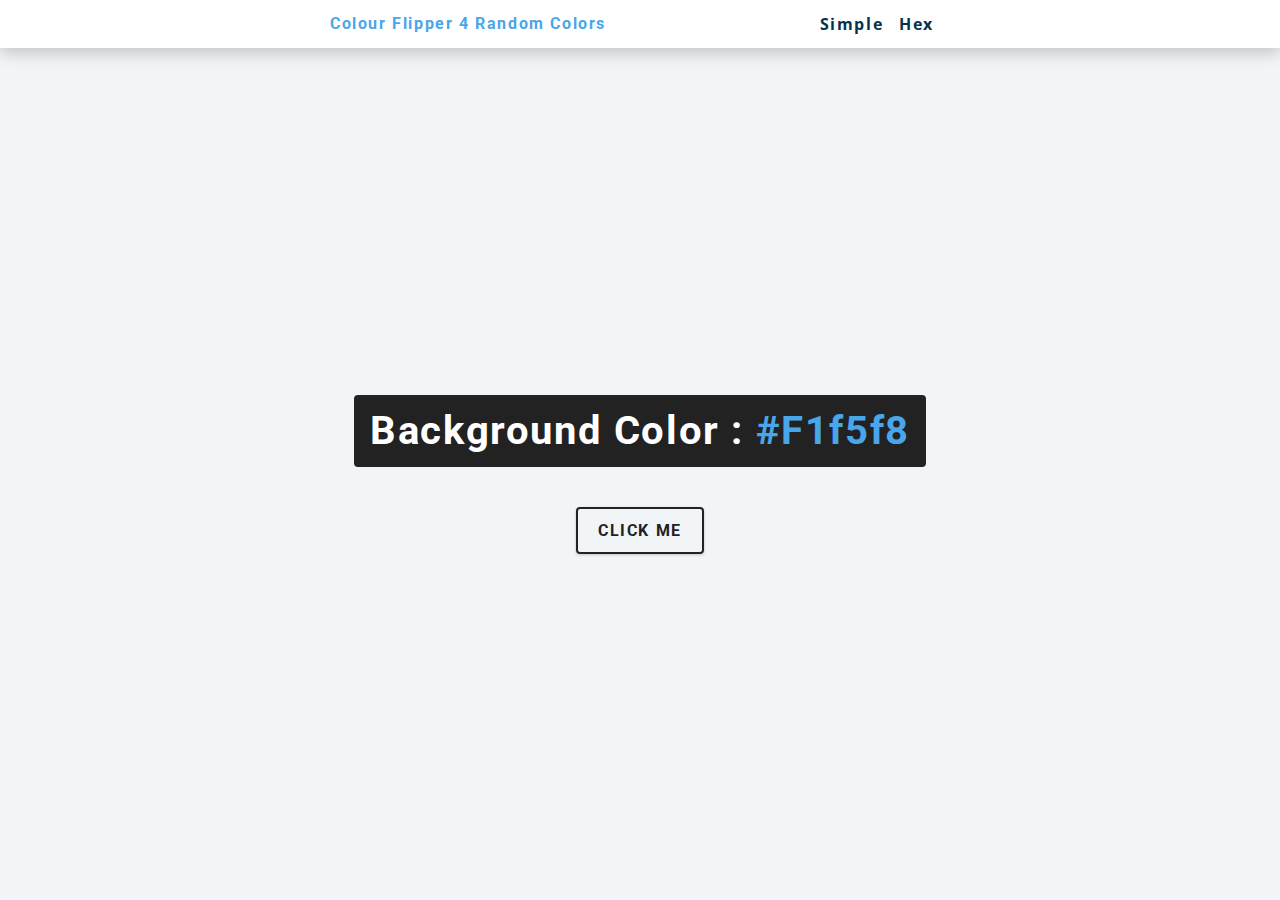
<file: 01 - Cambiador de colores/index.html>
<!DOCTYPE html>
<html lang="en">
<head>
    <meta charset="UTF-8">
    <meta name="viewport" content="width=device-width, initial-scale=1.0">
    <title>Color Flipper  || Simple</title>
    <link rel="stylesheet" href="style.css">
    <link rel="shortcut icon" href="" type="image/x-icon">
</head>
<body>
    <nav>
        <div class="nav-center">
            <h4>Colour Flipper 4 Random Colors</h4>
            <ul class="nav-links">
                <li><a href="index.html">Simple</a></li>
                <li><a href="hex.html">Hex</a></li>
            </ul>
            </div>
        </nav>
        <main>
            <div class="container">
            <h2>Background color : <span class="color">#f1f5f8</span></h2>
            <button class="btn btn-hero" id="btn">Click me</button>
            </div>
        </main>
    <script src="app.js"></script>
</body>
</html>
</file>
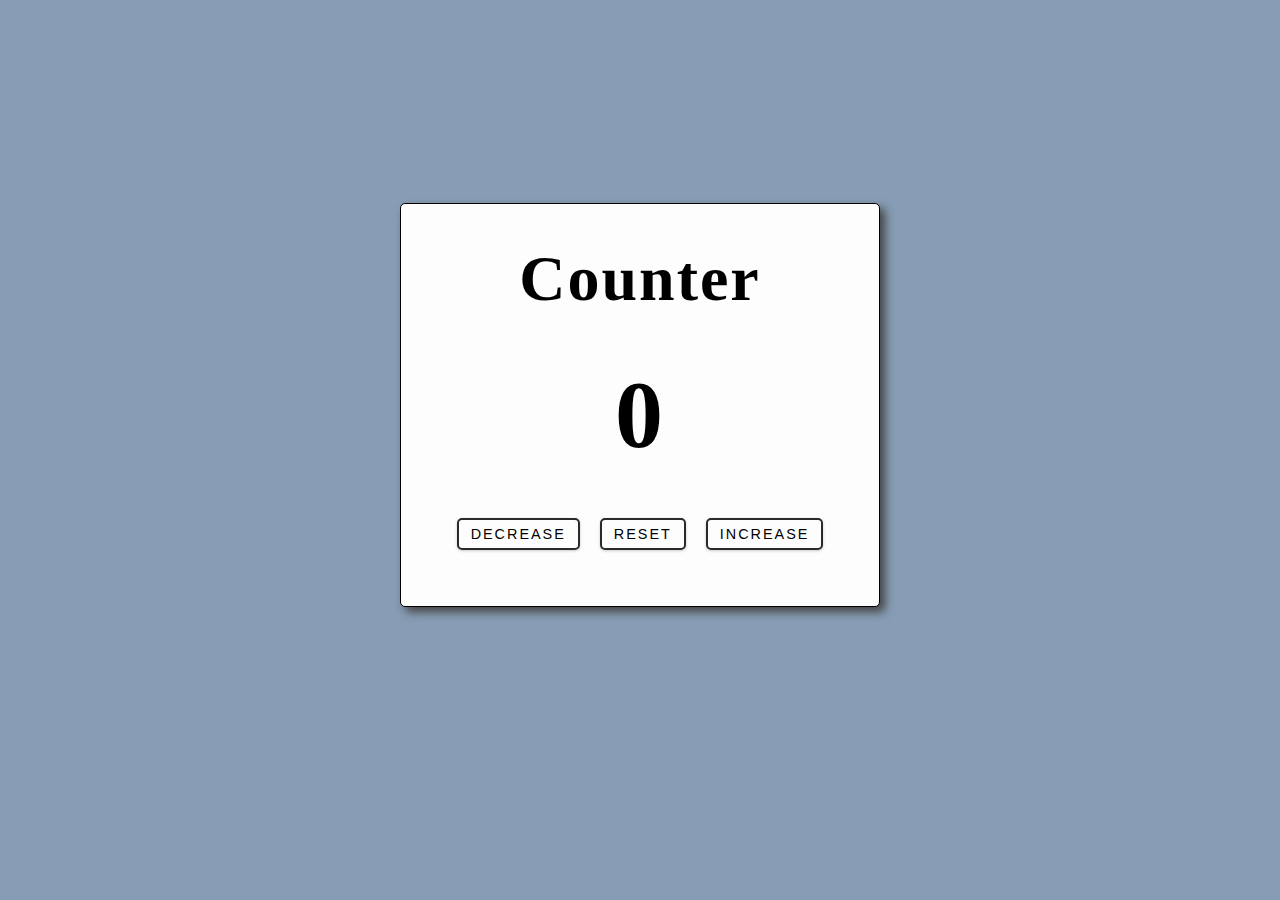
<file: 02 - Contador/index.html>
<!DOCTYPE html>
<html lang="en">
<head>
    <meta charset="UTF-8">
    <meta name="viewport" content="width=device-width, initial-scale=1.0">
    <title>Contador</title>
    <link rel="stylesheet" href="style1.css">
    <link rel="shortcut icon" href="" type="image/x-icon">
</head>
<body>
    <main>
        <div class="container">
            <h1>Counter</h1>
            <span id="value">0</span>
            <div class="button-container">
                <button class="btn decrease">Decrease</button>
                <button class="btn reset">Reset</button>
                <button class="btn increase">Increase</button>
            </div>
        </div>
    </main>
    <script src="app.js"></script>
</body>
</html>
</file>
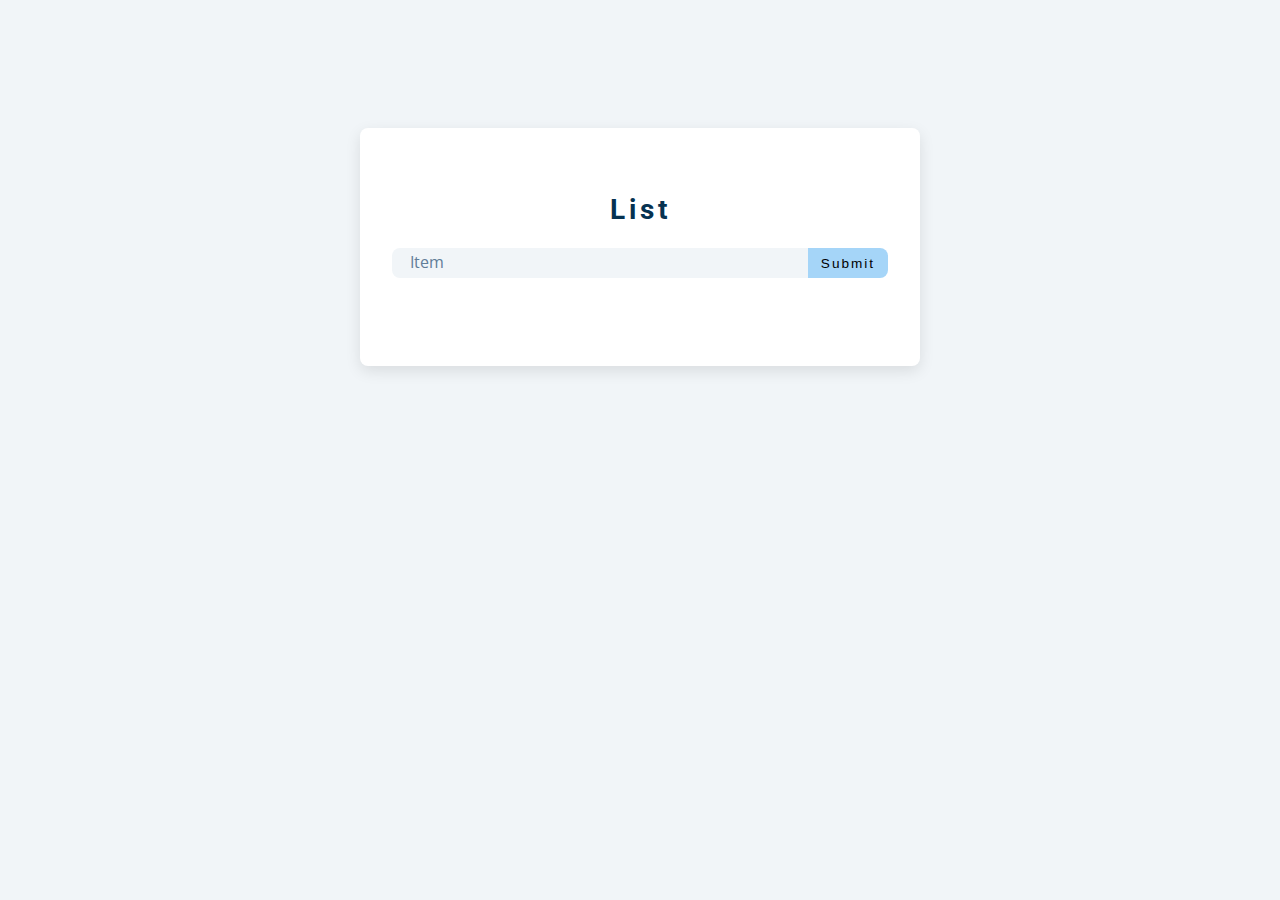
<file: 04 - Crear Lista/index.html>
<!DOCTYPE html>
<html lang="en">
<head>
    <meta charset="UTF-8">
    <meta name="viewport" content="width=device-width, initial-scale=1.0">
    <title>Creador de Lista</title>
    <link rel="stylesheet" href="style.css">
    <link rel="shortcut icon" href="" type="image/x-icon">
</head>
<body>
    <section class="section-center">
        <!-- form -->
        <form class="list-form">
            <p class="alert"></p>
            <h3>List</h3>
            <div class="form-control">
                <input type="text" id="item" placeholder="Item" />
                <button type="submit" class="submit-btn">Submit</button>
            </div>
        </form>
            <!-- list -->
        <div class="list-container">
            <div class="item-list"></div>
            <button class="clear-btn">Clear List</button>
        </div>
    </section>
    <script src="app.js"></script>
</body>
</html>
</file>
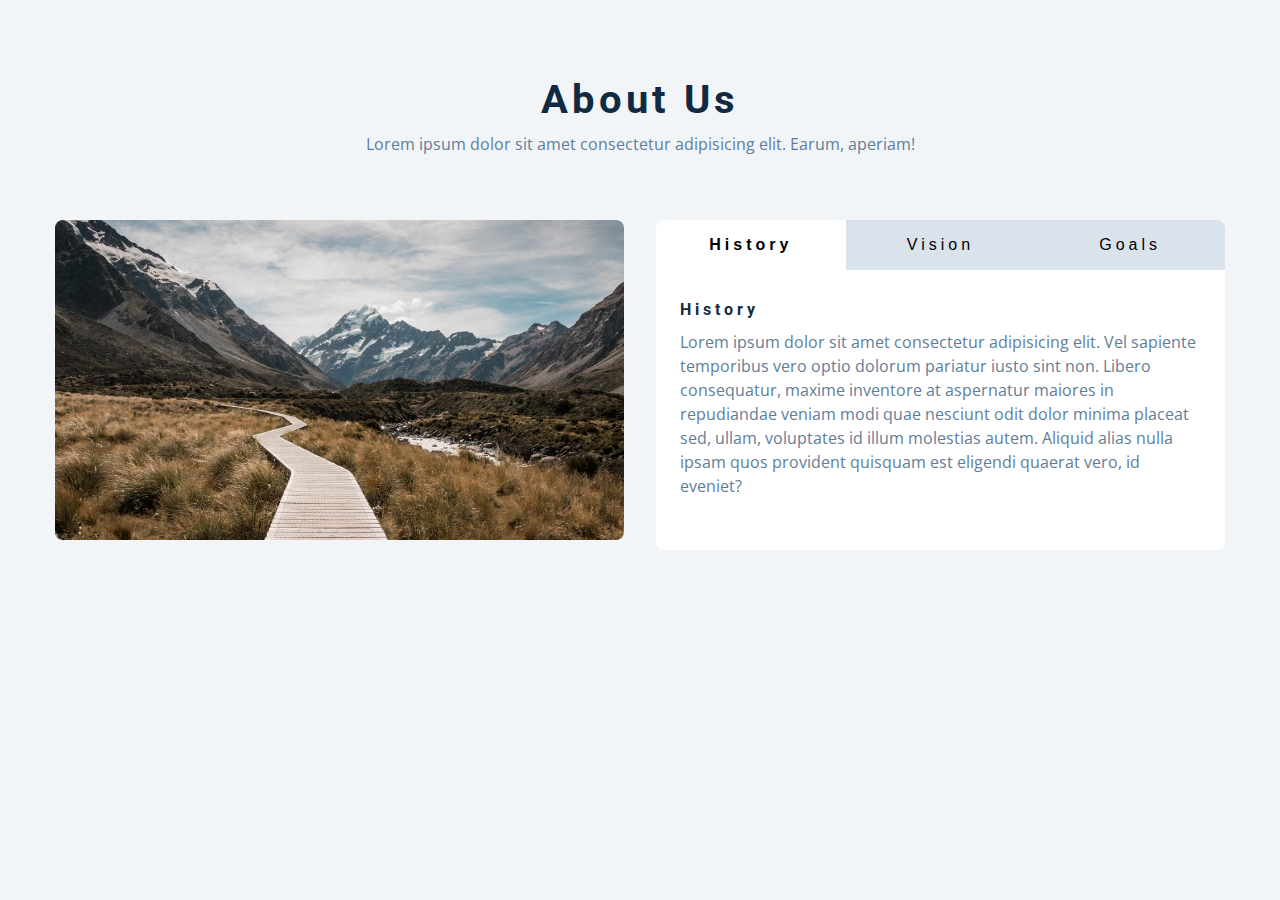
<file: 05 - Pestañas/index.html>
<!DOCTYPE html>
<html lang="en">
<head>
    <meta charset="UTF-8">
    <meta name="viewport" content="width=device-width, initial-scale=1.0">
    <title>Pestañas</title>
    <link rel="stylesheet" href="style.css">
    <link rel="shortcut icon" href="" type="image/x-icon">
</head>
<body>
    <section class="section">
        <div class="title">
            <h2>About Us</h2>
            <p>
                Lorem ipsum dolor sit amet consectetur adipisicing elit. Earum,
                aperiam!
            </p>
        </div>

        <div class="about-center section-center">
            <article class="about-img">
                <img src="./hero-bcg.jpeg" alt="Field image" />
            </article>

            <article class="about">
                <div class="btn-container">
                    <button class="tab-btn active" data-id="history">History</button>
                    <button class="tab-btn" data-id="vision">Vision</button>
                    <button class="tab-btn" data-id="goals">Goals</button>
                </div>

                <div class="about-content">
                    <div class="content active" id="history">
                        <h4>History</h4>
                        <p>
                        Lorem ipsum dolor sit amet consectetur adipisicing elit. Vel sapiente temporibus vero optio dolorum 
                        pariatur iusto sint non. Libero consequatur, maxime inventore at aspernatur maiores in repudiandae 
                        veniam modi quae nesciunt odit dolor minima placeat sed, ullam, voluptates id illum molestias autem. 
                        Aliquid alias nulla ipsam quos provident quisquam est eligendi quaerat vero, id eveniet?
                        </p>
                    </div>

                    <div class="content" id="vision">
                        <h4>Vision</h4>
                        <p>
                        Lorem ipsum dolor sit, amet consectetur adipisicing elit. Voluptas quam, dignissimos quod dolores
                        sequi ut non nemo eius accusamus, ex perferendis corporis! Doloribus ratione fuga mollitia error 
                        expedita ullam pariatur aut voluptates dicta, reprehenderit reiciendis dignissimos veniam quo! Ullam, 
                        ratione ab delectus amet exercitationem corporis minima reprehenderit commodi quos numquam!
                        </p>
                        <ul>
                        <li>List item</li>
                        <li>List item</li>
                        <li>List item</li>
                        </ul>
                    </div>

                    <div class="content" id="goals">
                        <h4>Goals</h4>
                        <p>
                        Lorem, ipsum dolor sit amet consectetur adipisicing elit. Corporis fugit repellat id impedit corrupti 
                        iste rerum obcaecati aut ea ex nostrum excepturi inventore, soluta laudantium eligendi possimus consequuntur 
                        perspiciatis pariatur nobis veritatis deleniti! Maiores itaque, laborum adipisci, expedita totam obcaecati nostrum, 
                        recusandae aperiam voluptates a dignissimos dolorem explicabo eaque! Eum illum assumenda, consequuntur iste minus quis 
                        quae corrupti explicabo quidem!
                        </p>
                    </div>
                </div>

            </article>

        </div>
    </section>
    <script src="app.js"></script>
</body>
</html>
</file>
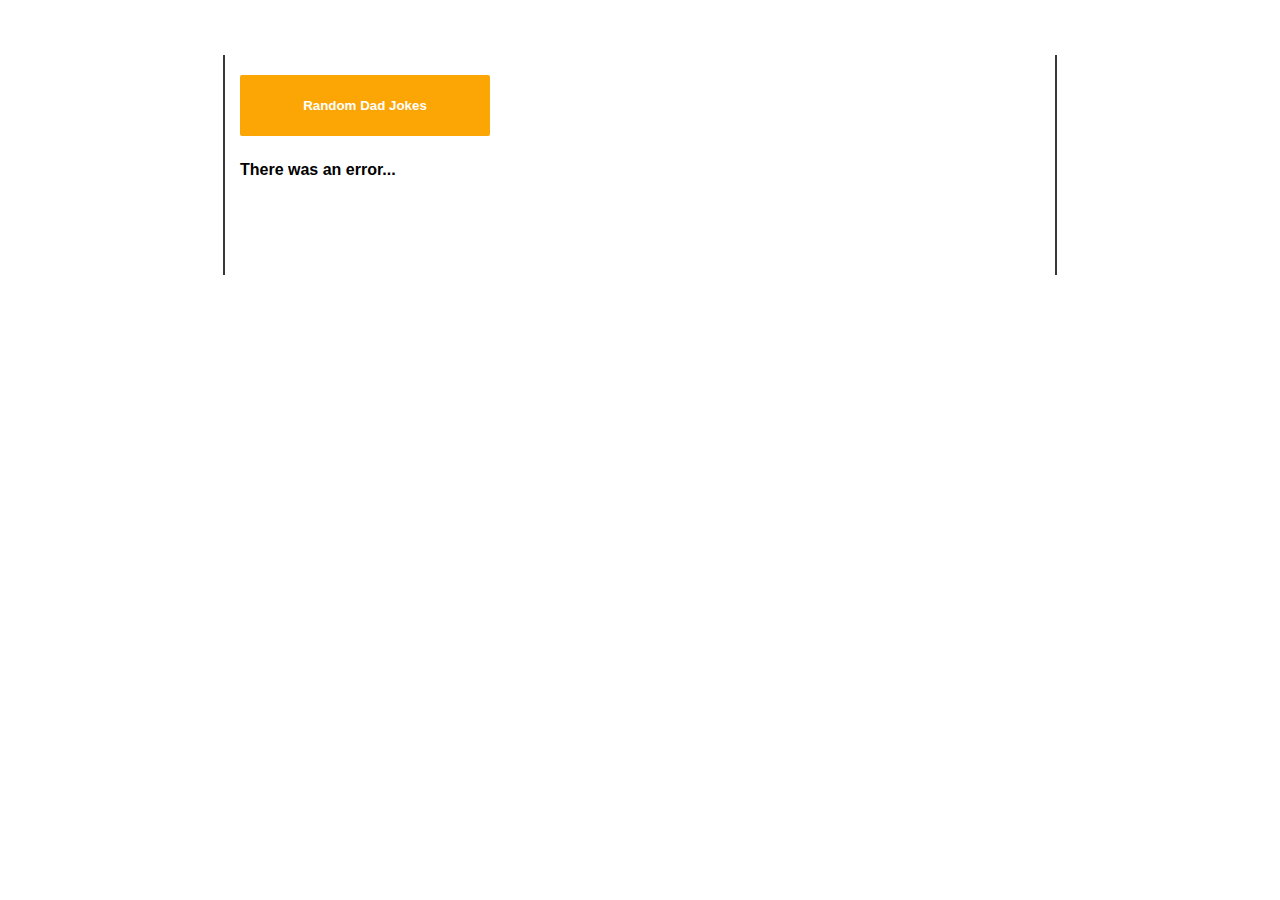
<file: 06 - Api Chistes de padres (inglés)/index.html>
<!DOCTYPE html>
<html lang="en">
<head>
    <meta charset="UTF-8">
    <meta name="viewport" content="width=device-width, initial-scale=1.0">
    <title>Api Chistes de Padres</title>
    <link rel="stylesheet" href="style.css">
    <link rel="shortcut icon" href="" type="image/x-icon">
</head>
<body>
    <div class="container">
        <button class="btn">Random Dad Jokes</button>
        <p class="result">
            Lorem, ipsum dolor sit amet consectetur adipisicing elit. Exercitationem
            unde quibusdam quia ex asperiores consectetur quis maxime corporis
            suscipit expedita.
        </p>
    </div>

    <script src="app.js"></script>
</body>
</html>
</file>
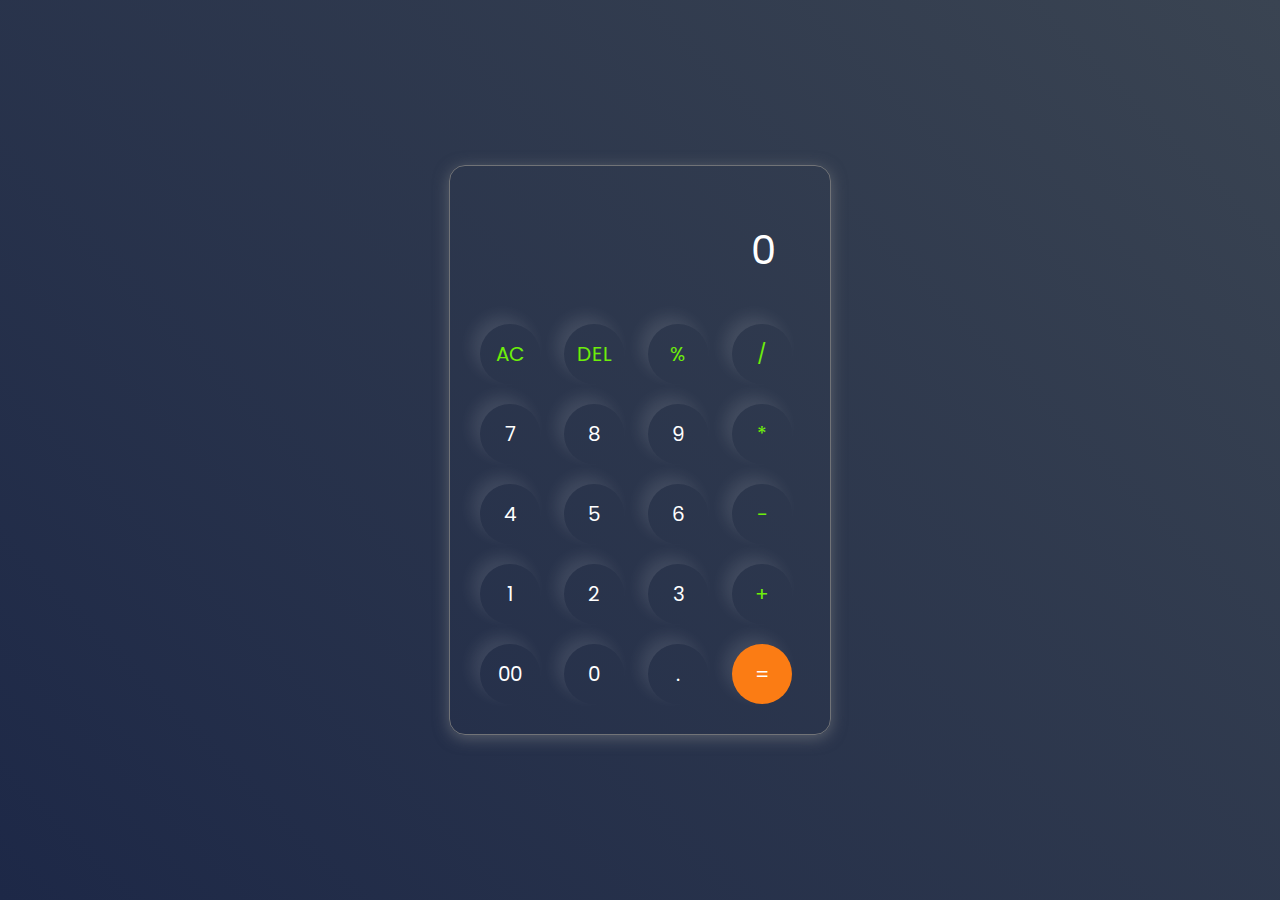
<file: 07 - Calculator/index.html>
<!DOCTYPE html>
<html lang="en">
<head>
    <meta charset="UTF-8">
    <meta name="viewport" content="width=device-width, initial-scale=1.0">
    <title>Calculadora</title>
    <link rel="stylesheet" href="style.css">
    <link rel="shortcut icon" href="" type="image/x-icon">
</head>
<body>
    <div class="container">
        <div class="calculator">
            <input type="text" id="inputBox" placeholder="0" />
            <div>
                <button class="button operator">AC</button>
                <button class="button operator">DEL</button>
                <button class="button operator">%</button>
                <button class="button operator">/</button>
            </div>
            <div>
                <button class="button">7</button>
                <button class="button">8</button>
                <button class="button">9</button>
                <button class="button operator">*</button>
            </div>
            <div>
                <button class="button">4</button>
                <button class="button">5</button>
                <button class="button">6</button>
                <button class="button operator">-</button>
            </div>
            <div>
                <button class="button">1</button>
                <button class="button">2</button>
                <button class="button">3</button>
                <button class="button operator">+</button>
            </div>
    
            <div>
                <button class="button">00</button>
                <button class="button">0</button>
                <button class="button">.</button>
                <button class="button equalBtn">=</button>
            </div>
        </div>
    </div>
    <script src="app.js"></script>
</body>
</html>
</file>
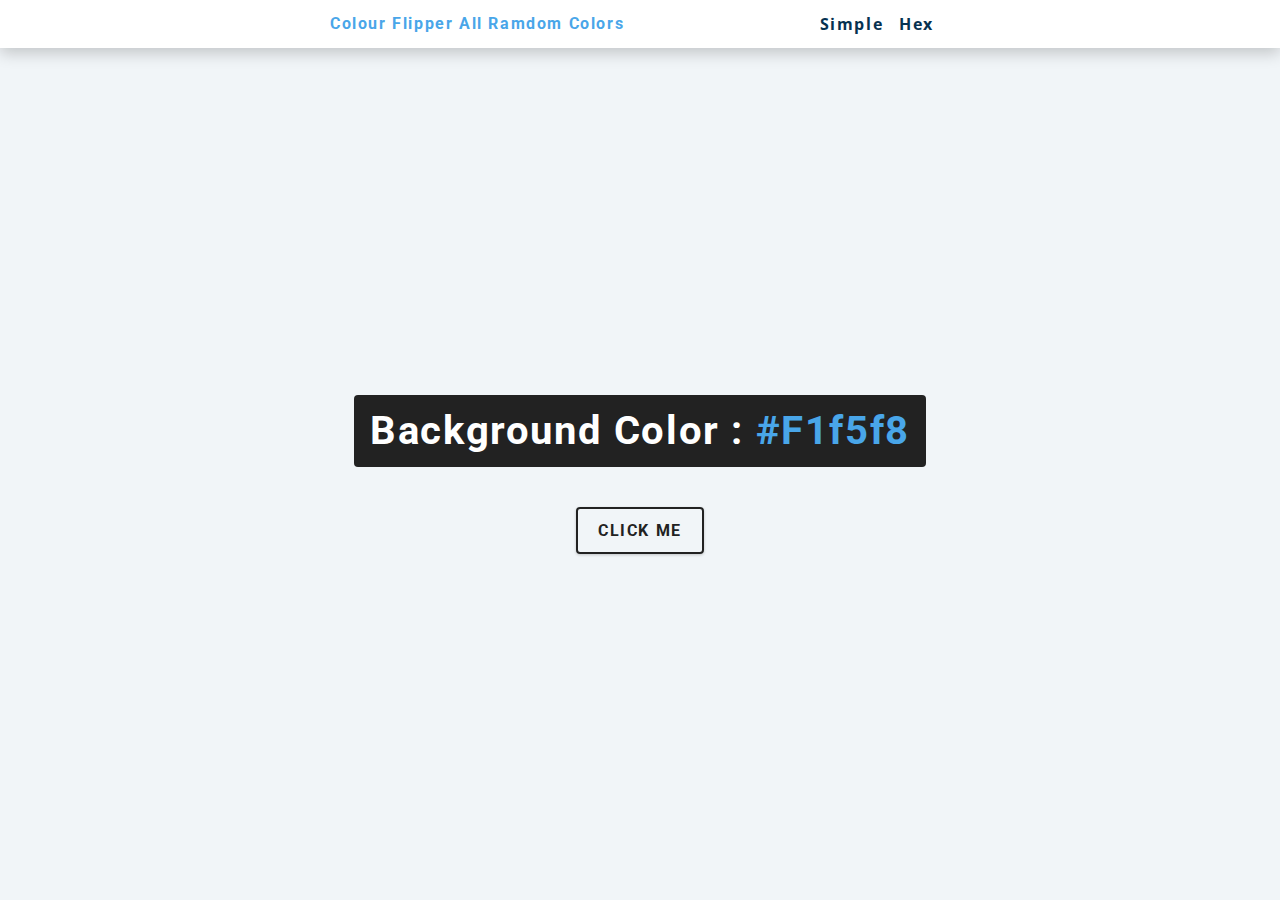
<file: 01 - Cambiador de colores/hex.html>
<!DOCTYPE html>
<html lang="en">
<head>
    <meta charset="UTF-8">
    <meta name="viewport" content="width=device-width, initial-scale=1.0">
    <title>Color Flipper || Hex</title>
    <link rel="stylesheet" href="style.css">
    <link rel="shortcut icon" href="" type="image/x-icon">
</head>
<body>
    <nav>
        <div class="nav-center">
            <h4>Colour Flipper All Ramdom Colors</h4>
            <ul class="nav-links">
                <li><a href="index.html">Simple</a></li>
                <li><a href="hex.html">Hex</a></li>
            </ul>
            </div>
        </nav>
        <main>
            <div class="container">
                <h2>Background color : <span class="color">#f1f5f8</span></h2>
                <button class="btn btn-hero" id="btn">Click me</button>
            </div>
        </main>
    <script src="hex.js"></script>
</body>
</html>
</file>
<file: 01 - Cambiador de colores/style.css>
/* Fonts */
@import url("https://fonts.googleapis.com/css?family=Open+Sans|Roboto:400,700&display=swap");

/* Variables */

:root {
/* dark shades of primary color*/
    --clr-primary-1: hsl(205, 86%, 17%);
    --clr-primary-2: hsl(205, 77%, 27%);
    --clr-primary-3: hsl(205, 72%, 37%);
    --clr-primary-4: hsl(205, 63%, 48%);
  /* primary/main color */
    --clr-primary-5: hsl(205, 78%, 60%);
  /* lighter shades of primary color */
    --clr-primary-6: hsl(205, 89%, 70%);
    --clr-primary-7: hsl(205, 90%, 76%);
    --clr-primary-8: hsl(205, 86%, 81%);
    --clr-primary-9: hsl(205, 90%, 88%);
    --clr-primary-10: hsl(205, 100%, 96%);
  /* darkest grey - used for headings */
    --clr-grey-1: hsl(209, 61%, 16%);
    --clr-grey-2: hsl(211, 39%, 23%);
    --clr-grey-3: hsl(209, 34%, 30%);
    --clr-grey-4: hsl(209, 28%, 39%);
  /* grey used for paragraphs */
    --clr-grey-5: hsl(210, 22%, 49%);
    --clr-grey-6: hsl(209, 23%, 60%);
    --clr-grey-7: hsl(211, 27%, 70%);
    --clr-grey-8: hsl(210, 31%, 80%);
    --clr-grey-9: hsl(212, 33%, 89%);
    --clr-grey-10: hsl(210, 36%, 96%);
    --clr-white: #fff;
    --clr-red-dark: hsl(360, 67%, 44%);
    --clr-red-light: hsl(360, 71%, 66%);
    --clr-green-dark: hsl(125, 67%, 44%);
    --clr-green-light: hsl(125, 71%, 66%);
    --clr-black: #222;
    --ff-primary: "Roboto", sans-serif;
    --ff-secondary: "Open Sans", sans-serif;
    --transition: all 0.3s linear;
    --spacing: 0.1rem;
    --radius: 0.25rem;
    --light-shadow: 0 5px 15px rgba(0, 0, 0, 0.1);
    --dark-shadow: 0 5px 15px rgba(0, 0, 0, 0.2);
    --max-width: 1170px;
    --fixed-width: 620px;
}

/* Global Styles */

*,
::after,
::before {
    margin: 0;
    padding: 0;
    box-sizing: border-box;
}
body {
    font-family: var(--ff-secondary);
    background: var(--clr-grey-10);
    color: var(--clr-grey-1);
    line-height: 1.5;
    font-size: 0.875rem;
}
ul {
    list-style-type: none;
}
a {
    text-decoration: none;
}
h1,
h2,
h3,
h4 {
    letter-spacing: var(--spacing);
    text-transform: capitalize;
    line-height: 1.25;
    margin-bottom: 0.75rem;
    font-family: var(--ff-primary);
}
h1 {
    font-size: 3rem;
}
h2 {
    font-size: 2rem;
}
h3 {
    font-size: 1.25rem;
}
h4 {
    font-size: 0.875rem;
}
p {
    margin-bottom: 1.25rem;
    color: var(--clr-grey-5);
    }
@media screen and (min-width: 800px) {
    h1 {
        font-size: 4rem;
    }
    h2 {
        font-size: 2.5rem;
    }
    h3 {
        font-size: 1.75rem;
    }
    h4 {
        font-size: 1rem;
    }
    body {
        font-size: 1rem;
    }
    h1,
    h2,
    h3,
    h4 {
        line-height: 1;
    }
}

/*  global classes */

/* section */
.section {
    padding: 5rem 0;
}

.section-center {
    width: 90vw;
    margin: 0 auto;
    max-width: 1170px;
}
@media screen and (min-width: 992px) {
    .section-center {
        width: 95vw;
    }
}
main {
    min-height: 100vh;
    display: grid;
    place-items: center;
}

/* Nav */
nav {
    background: var(--clr-white);
    height: 3rem;
    display: grid;
    align-items: center;
    box-shadow: var(--dark-shadow);
}
.nav-center {
    width: 90vw;
    max-width: var(--fixed-width);
    margin: 0 auto;
    display: flex;
    align-items: center;
    justify-content: space-between;
}
.nav-center h4 {
    margin-bottom: 0;
    color: var(--clr-primary-5);
}
.nav-links {
    display: flex;
}
nav a {
    text-transform: capitalize;
    font-weight: 700;
    font-size: 1rem;
    color: var(--clr-primary-1);
    letter-spacing: var(--spacing);
    margin-right: 1rem;
}
nav a:hover {
    color: var(--clr-primary-5);
}
/* Container */
main {
    min-height: calc(100vh - 3rem);
    display: grid;
    place-items: center;
}
.container {
    text-align: center;
}
.container h2 {
    background: var(--clr-black);
    color: var(--clr-white);
    padding: 1rem;
    border-radius: var(--radius);
    margin-bottom: 2.5rem;
}
.color {
    color: var(--clr-primary-5);
}
.btn-hero {
    font-family: var(--ff-primary);
    text-transform: uppercase;
    background: transparent;
    color: var(--clr-black);
    letter-spacing: var(--spacing);
    display: inline-block;
    font-weight: 700;
    transition: var(--transition);
    border: 2px solid var(--clr-black);
    cursor: pointer;
    box-shadow: 0 1px 3px rgba(0, 0, 0, 0.2);
    border-radius: var(--radius);
    font-size: 1rem;
    padding: 0.75rem 1.25rem;
}
.btn-hero:hover {
    color: var(--clr-white);
    background: var(--clr-black);
}
</file>
<file: 02 - Contador/style1.css>
body{
    margin: 0;
    background-color: hsl(211, 24%, 62%);
}

main {
    min-height: 100vh;
    display: grid;
    place-items: center;
}

.container{
    display: flex;
    flex-direction: column;
    align-items: center;
    margin-top: -90px;
    border: 1px solid ;
    padding: 3rem;
    border-radius: 5px;
    box-shadow: 5px 5px 10px rgb(67, 67, 67);
    background-color: rgb(253, 253, 253);
}

h1{
    font-family: Cambria, Cochin, Georgia, Times, 'Times New Roman', serif;
    font-size: 4rem;
    letter-spacing: 2px;
    margin-top: -10px;
}

span{
    font-family: Cambria, Cochin, Georgia, Times, 'Times New Roman', serif;
    font-size: 6rem;
    letter-spacing: 2px;
    font-weight: bold;
}

.btn {
    text-transform: uppercase;
    background: transparent;
    color: black;
    padding: 0.375rem 0.75rem;
    letter-spacing: 2px;
    transition: all 0.2s linear;
    font-size: 0.9rem;
    border: 2px solid rgb(42, 42, 42);
    cursor: pointer;
    box-shadow: 0 1px 3px rgba(0, 0, 0, 0.2);
    border-radius: 5px;
    margin: 0.5rem;
    margin-top: 3rem;
}
.btn:hover {
    color: whitesmoke;
    background: rgb(42, 42, 42);
}
</file>
<file: 04 - Crear Lista/style.css>
/* Fonts */
@import url("https://fonts.googleapis.com/css?family=Open+Sans|Roboto:400,700&display=swap");

/* Variables */

:root {
    /* dark shades of primary color*/
    --clr-primary-1: hsl(205, 86%, 17%);
    --clr-primary-2: hsl(205, 77%, 27%);
    --clr-primary-3: hsl(205, 72%, 37%);
    --clr-primary-4: hsl(205, 63%, 48%);
    /* primary/main color */
    --clr-primary-5: #49a6e9;
    /* lighter shades of primary color */
    --clr-primary-6: hsl(205, 89%, 70%);
    --clr-primary-7: hsl(205, 90%, 76%);
    --clr-primary-8: hsl(205, 86%, 81%);
    --clr-primary-9: hsl(205, 90%, 88%);
    --clr-primary-10: hsl(205, 100%, 96%);
    /* darkest grey - used for headings */
    --clr-grey-1: hsl(209, 61%, 16%);
    --clr-grey-2: hsl(211, 39%, 23%);
    --clr-grey-3: hsl(209, 34%, 30%);
    --clr-grey-4: hsl(209, 28%, 39%);
    /* grey used for paragraphs */
    --clr-grey-5: hsl(210, 22%, 49%);
    --clr-grey-6: hsl(209, 23%, 60%);
    --clr-grey-7: hsl(211, 27%, 70%);
    --clr-grey-8: hsl(210, 31%, 80%);
    --clr-grey-9: hsl(212, 33%, 89%);
    --clr-grey-10: hsl(210, 36%, 96%);
    --clr-white: #fff;
    --clr-red-dark: hsl(360, 67%, 44%);
    --clr-red-light: hsl(360, 71%, 66%);
    --clr-green-dark: hsl(125, 67%, 44%);
    --clr-green-light: hsl(125, 71%, 66%);
    --clr-black: #222;
    --ff-primary: "Roboto", sans-serif;
    --ff-secondary: "Open Sans", sans-serif;
    --transition: all 0.3s linear;
    --spacing: 0.25rem;
    --radius: 0.5rem;
    --light-shadow: 0 5px 15px rgba(0, 0, 0, 0.1);
    --dark-shadow: 0 5px 15px rgba(0, 0, 0, 0.2);
    --max-width: 1170px;
    --fixed-width: 620px;
}
/* Global Styles */

*,
::after,
::before {
    margin: 0;
    padding: 0;
    box-sizing: border-box;
    }
body {
    font-family: var(--ff-secondary);
    background: var(--clr-grey-10);
    color: var(--clr-grey-1);
    line-height: 1.5;
    font-size: 0.875rem;
}
ul {
    list-style-type: none;
}
a {
    text-decoration: none;
}
img:not(.logo) {
    width: 100%;
}
img {
    display: block;
}

h1,
h2,
h3,
h4 {
    letter-spacing: var(--spacing);
    text-transform: capitalize;
    line-height: 1.25;
    margin-bottom: 0.75rem;
    font-family: var(--ff-primary);
}
h1 {
    font-size: 3rem;
}
h2 {
    font-size: 2rem;
}
h3 {
    font-size: 1.25rem;
}
h4 {
    font-size: 0.875rem;
}
p {
    margin-bottom: 1.25rem;
    color: var(--clr-grey-5);
}
@media screen and (min-width: 800px) {
    h1 {
        font-size: 4rem;
    }
    h2 {
        font-size: 2.5rem;
    }
    h3 {
        font-size: 1.75rem;
    }
    h4 {
        font-size: 1rem;
    }
    body {
        font-size: 1rem;
    }
    h1,
    h2,
    h3,
    h4 {
        line-height: 1;
    }
}
/*  global classes */

.btn {
    text-transform: uppercase;
    background: transparent;
    color: var(--clr-black);
    padding: 0.375rem 0.75rem;
    letter-spacing: var(--spacing);
    display: inline-block;
    transition: var(--transition);
    font-size: 0.875rem;
    border: 2px solid var(--clr-black);
    cursor: pointer;
    box-shadow: 0 1px 3px rgba(0, 0, 0, 0.2);
    border-radius: var(--radius);
}
.btn:hover {
    color: var(--clr-white);
    background: var(--clr-black);
}
/* section */
.section {
    padding: 5rem 0;
}

.section-center {
    width: 90vw;
    margin: 0 auto;
    max-width: 35rem;
    margin-top: 8rem;
}
@media screen and (min-width: 992px) {
    .section-center {
        width: 95vw;
    }
}
main {
    min-height: 100vh;
    display: grid;
    place-items: center;
}
/* List */
.section-center {
    background: var(--clr-white);
    border-radius: var(--radius);
    box-shadow: var(--light-shadow);
    transition: var(--transition);
    padding: 2rem;
}
.section-center:hover {
    box-shadow: var(--dark-shadow);
}
.alert {
    margin-bottom: 1rem;
    height: 1.25rem;
    display: grid;
    align-items: center;
    text-align: center;
    font-size: 0.7rem;
    border-radius: 0.25rem;
    letter-spacing: var(--spacing);
    text-transform: capitalize;
}
.alert-danger {
    color: #721c24;
    background: #f8d7da;
}
.alert-success {
    color: #155724;
    background: #d4edda;
}
.list-form h3 {
    color: var(--clr-primary-1);
    margin-bottom: 1.5rem;
    text-align: center;
}
.form-control {
    display: flex;
    justify-content: center;
}
#item {
    padding: 0.25rem;
    padding-left: 1rem;
    background: var(--clr-grey-10);
    border-top-left-radius: var(--radius);
    border-bottom-left-radius: var(--radius);
    border-color: transparent;
    font-size: 1rem;
    flex: 1 0 auto;
    color: var(--clr-grey-5);
}
#item::placeholder {
    font-family: var(--ff-secondary);
    color: var(--clr-grey-5);
}
.submit-btn {
    background: var(--clr-primary-8);
    border-color: transparent;
    flex: 0 0 5rem;
    display: grid;
    align-items: center;
    padding: 0.25rem;
    text-transform: capitalize;
    letter-spacing: 2px;
    border-top-right-radius: var(--radius);
    border-bottom-right-radius: var(--radius);
    cursor: pointer;
    content: var(--clr-primary-5);
    transition: var(--transition);
    font-size: 0.85rem;
}
.submit-btn:hover {
    background: var(--clr-primary-5);
    color: var(--clr-white);
}

.list-container {
    margin-top: 2rem;
    transition: var(--transition);
    visibility: hidden;
}
.show-container {
    visibility: visible;
}
.submited-item {
    display: flex;
    align-items: center;
    justify-content: space-between;
    margin-bottom: 0.5rem;
    transition: var(--transition);
    padding: 0.25rem 1rem;
    border-radius: var(--radius);
    text-transform: capitalize;
}
.submited-item:hover {
    color: var(--clr-grey-5);
    background: var(--clr-grey-10);
}
.submited-item:hover .title {
    color: var(--clr-grey-5);
}
.title {
    margin-bottom: 0;
    color: var(--clr-grey-1);
    letter-spacing: 2px;
    transition: var(--transition);
}
.edit-btn,
.delete-btn {
    background: transparent;
    border-color: transparent;
    cursor: pointer;
    font-size: 0.7rem;
    margin: 0 0.15rem;
    transition: var(--transition);
}
.edit-btn {
    color: var(--clr-green-light);
    font-weight: bolder;
    border: solid;
    padding: 2px;
    border-radius: 2px;
    border-width: 2px;
}
.edit-btn:hover {
    background-color: var(--clr-green-dark) ;
    -webkit-text-fill-color: white;
    border:2px solid var(--clr-green-dark);
}
.delete-btn {
    color: var(--clr-red-light);
    font-weight: bolder;
    border: solid;
    padding: 2px;
    border-radius: 2px;
    border-width: 2px;
}
.delete-btn:hover {
    -webkit-text-fill-color: white;
    border:2px solid var(--clr-red-dark);
    background-color: var(--clr-red-dark) ;
}
.clear-btn {
    text-transform: capitalize;
    width: 10rem;
    height: 1.5rem;
    display: grid;
    align-items: center;
    background: transparent;
    border-color: transparent;
    color: var(--clr-red-light);
    margin: 0 auto;
    font-size: 0.85rem;
    letter-spacing: var(--spacing);
    cursor: pointer;
    transition: var(--transition);
    margin-top: 1.25rem;
}
.clear-btn:hover {
    color: var(--clr-red-dark);
}
</file>
<file: 05 - Pestañas/style.css>
/* Fonts */
@import url("https://fonts.googleapis.com/css?family=Open+Sans|Roboto:400,700&display=swap");

/* Variables */

:root {
    /* dark shades of primary color*/
    --clr-primary-1: hsl(205, 86%, 17%);
    --clr-primary-2: hsl(205, 77%, 27%);
    --clr-primary-3: hsl(205, 72%, 37%);
    --clr-primary-4: hsl(205, 63%, 48%);
    /* primary/main color */
    --clr-primary-5: #49a6e9;
    /* lighter shades of primary color */
    --clr-primary-6: hsl(205, 89%, 70%);
    --clr-primary-7: hsl(205, 90%, 76%);
    --clr-primary-8: hsl(205, 86%, 81%);
    --clr-primary-9: hsl(205, 90%, 88%);
    --clr-primary-10: hsl(205, 100%, 96%);
    /* darkest grey - used for headings */
    --clr-grey-1: hsl(209, 61%, 16%);
    --clr-grey-2: hsl(211, 39%, 23%);
    --clr-grey-3: hsl(209, 34%, 30%);
    --clr-grey-4: hsl(209, 28%, 39%);
    /* grey used for paragraphs */
    --clr-grey-5: hsl(210, 22%, 49%);
    --clr-grey-6: hsl(209, 23%, 60%);
    --clr-grey-7: hsl(211, 27%, 70%);
    --clr-grey-8: hsl(210, 31%, 80%);
    --clr-grey-9: hsl(212, 33%, 89%);
    --clr-grey-10: hsl(210, 36%, 96%);
    --clr-white: #fff;
    --clr-red-dark: hsl(360, 67%, 44%);
    --clr-red-light: hsl(360, 71%, 66%);
    --clr-green-dark: hsl(125, 67%, 44%);
    --clr-green-light: hsl(125, 71%, 66%);
    --clr-black: #222;
    --ff-primary: "Roboto", sans-serif;
    --ff-secondary: "Open Sans", sans-serif;
    --transition: all 0.3s linear;
    --spacing: 0.25rem;
    --radius: 0.5rem;
    --light-shadow: 0 5px 15px rgba(0, 0, 0, 0.1);
    --dark-shadow: 0 5px 15px rgba(0, 0, 0, 0.2);
    --max-width: 1170px;
    --fixed-width: 620px;
}
/* Global Styles */

*,
::after,
::before {
    margin: 0;
    padding: 0;
    box-sizing: border-box;
}
body {
    font-family: var(--ff-secondary);
    background: var(--clr-grey-10);
    color: var(--clr-grey-1);
    line-height: 1.5;
    font-size: 0.875rem;
}
ul {
    list-style-type: none;
}
a {
    text-decoration: none;
}
img:not(.logo) {
    width: 100%;
}
img {
    display: block;
}

h1,
h2,
h3,
h4 {
    letter-spacing: var(--spacing);
    text-transform: capitalize;
    line-height: 1.25;
    margin-bottom: 0.75rem;
    font-family: var(--ff-primary);
}
h1 {
    font-size: 3rem;
}
h2 {
    font-size: 2rem;
}
h3 {
    font-size: 1.25rem;
}
h4 {
    font-size: 0.875rem;
}
p {
    margin-bottom: 1.25rem;
    color: var(--clr-grey-5);
}

@media screen and (min-width: 800px) {
    h1 {
        font-size: 4rem;
    }
    h2 {
        font-size: 2.5rem;
    }
    h3 {
        font-size: 1.75rem;
    }
    h4 {
        font-size: 1rem;
    }
    body {
        font-size: 1rem;
    }
    h1,
    h2,
    h3,
    h4 {
        line-height: 1;
    }
}

/*  global classes */

.btn {
    text-transform: uppercase;
    background: transparent;
    color: var(--clr-black);
    padding: 0.375rem 0.75rem;
    letter-spacing: var(--spacing);
    display: inline-block;
    transition: var(--transition);
    font-size: 0.875rem;
    border: 2px solid var(--clr-black);
    cursor: pointer;
    box-shadow: 0 1px 3px rgba(0, 0, 0, 0.2);
    border-radius: var(--radius);
}
.btn:hover {
    color: var(--clr-white);
    background: var(--clr-black);
}
/* section */
.section {
    padding: 5rem 0;
}

.section-center {
    width: 90vw;
    margin: 0 auto;
    max-width: 1170px;
}

@media screen and (min-width: 992px) {
    .section-center {
        width: 95vw;
    }
}

main {
    min-height: 100vh;
    display: grid;
    place-items: center;
}
/* About */
.title {
    text-align: center;
    margin-bottom: 4rem;
}
.title p {
    width: 80%;
    margin: 0 auto;
}

.about-img {
    margin-bottom: 2rem;
}
.about-img img {
    border-radius: var(--radius);
    object-fit: cover;
    height: 20rem;
}

@media screen and (min-width: 992px) {
    .about-img {
        margin-bottom: 0;
    }

    .about-center {
        display: grid;
        grid-template-columns: 1fr 1fr;
        column-gap: 2rem;
    }
}

.about {
    background: var(--clr-white);
    border-radius: var(--radius);
    display: grid;
    grid-template-rows: auto 1fr;
}
.btn-container {
    border-top-left-radius: var(--radius);
    border-top-right-radius: var(--radius);
    display: grid;
    grid-template-columns: 1fr 1fr 1fr;
}
.tab-btn:nth-child(1) {
    border-top-left-radius: var(--radius);
}
.tab-btn:nth-child(3) {
    border-top-right-radius: var(--radius);
}
.tab-btn {
    padding: 1rem 0;
    border: none;
    text-transform: capitalize;
    font-size: 1rem;
    display: block;
    background: var(--clr-grey-9);
    cursor: pointer;
    transition: var(--transition);
    letter-spacing: var(--spacing);
}
.tab-btn:hover:not(.active) {
    background: var(--clr-primary-10);
    color: var(--clr-primary-5);
}
.about-content {
    border-bottom-left-radius: var(--radius);
    border-bottom-right-radius: var(--radius);
    padding: 2rem 1.5rem;
}
/* hide content */
.content {
    display: none;
}
.tab-btn.active {
    background: var(--clr-white);
    font-weight: bold;
}
.content.active {
    display: block;
}
</file>
<file: 06 - Api Chistes de padres (inglés)/style.css>
body{
    margin: 0;
    display: flex;
    height: 100vh;
    width: 100vw;
    justify-content: center;
}

.container{
    display: flex;
    max-width: 800px;
    flex-direction: column;
    margin: 55px 35px;
    border:solid 2px rgb(56, 56, 56);
    border-top: none;
    border-bottom: none;
    width: 85%;
    height: 20%;
    padding: 20px 15px;
}

.btn{
    width: 250px;
    padding: 20px 40px;
    font-weight: bold;
    cursor: pointer;
    border: solid rgb(252, 166, 5);
    border-radius: 2px;
    color: white;
    background-color: rgb(252, 166, 5);
}

.btn:hover{
    color: rgb(252, 166, 5);
    background-color: white;
    border: solid rgb(252, 166, 5);
}

p{
    font-family: 'Lucida Sans', 'Lucida Sans Regular', 'Lucida Grande', 'Lucida Sans Unicode', Geneva, Verdana, sans-serif;
    margin-top: 25px;
    font-weight: bold;
}
</file>
<file: 07 - Calculator/style.css>
@import url('https://fonts.googleapis.com/css2?family=Poppins:wght@500&display=swap');

*{
    margin: 0;
    padding: 0;
    box-sizing: border-box;
    font-family: 'Poppins', sans-serif;
}

body{
    width: 100%;
    height: 100vh;
    display: flex;
    justify-content: center;
    align-items: center;
    background: linear-gradient(45deg, #1d2847, #3a4452);
}

.calculator{
    border: 1px solid #717377;
    padding: 20px;
    border-radius: 16px;
    background: transparent;
    box-shadow: 0px 3px 15px rgba(140, 141, 143, 0.5);

}

input{
    width: 320px;
    border: none;
    padding: 24px;
    margin: 10px;
    background: transparent;
    box-shadow: 0px 3px 15px rgbs(84, 84, 84, 0.1);
    font-size: 40px;
    text-align: right;
    cursor: pointer;
    color: #ffffff;
}

input::placeholder{
    color: #ffffff;
}

button{
    border: none;
    width: 60px;
    height: 60px;
    margin: 10px;
    border-radius: 50%;
    background: transparent;
    color: #ffffff;
    font-size: 20px;
    box-shadow: -8px -8px 15px rgba(255, 255, 255, 0.1);
    cursor: pointer;
}

button:hover{
background-color: rgba(136, 158, 158, 0.711);
}

.equalBtn{
    background-color: #fb7c14;
}

.equalBtn:hover{
    background-color: #f6b37d;
}

.operator{
    color: #6dee0a;
}
</file>
